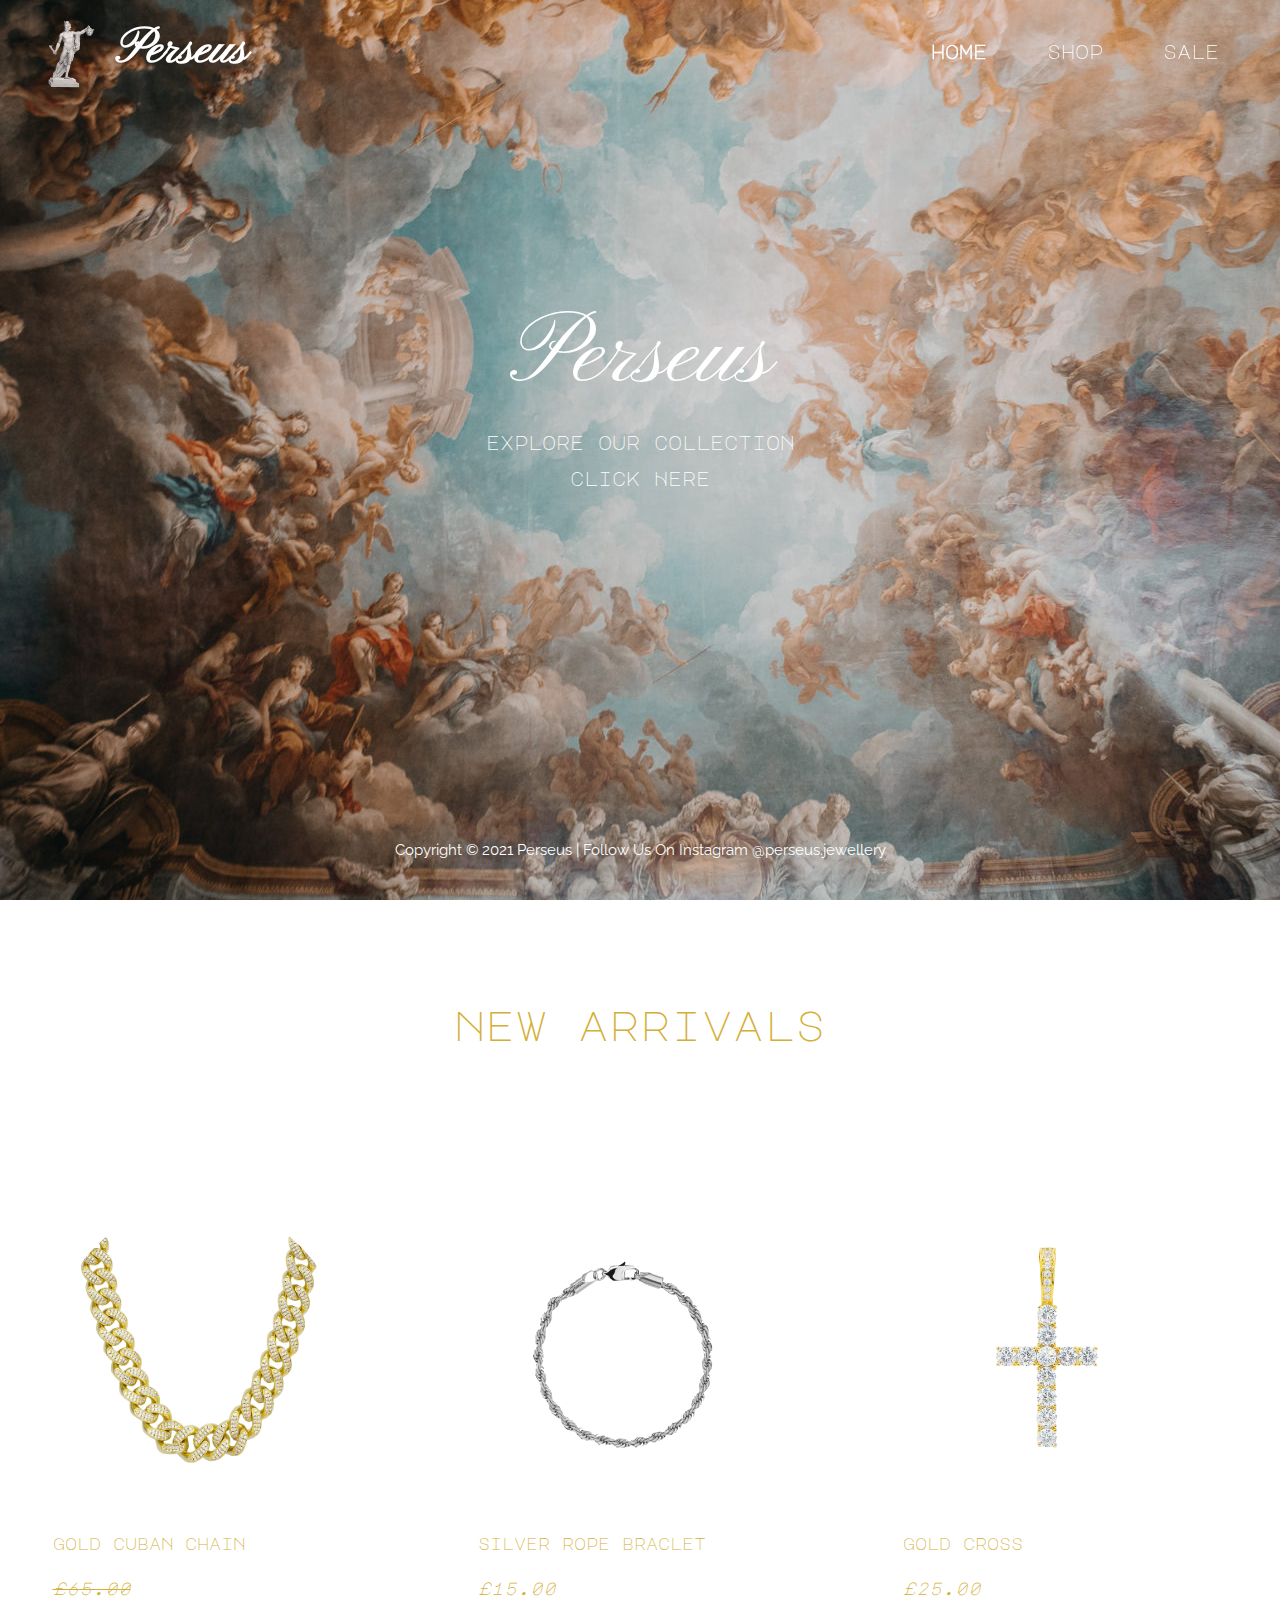
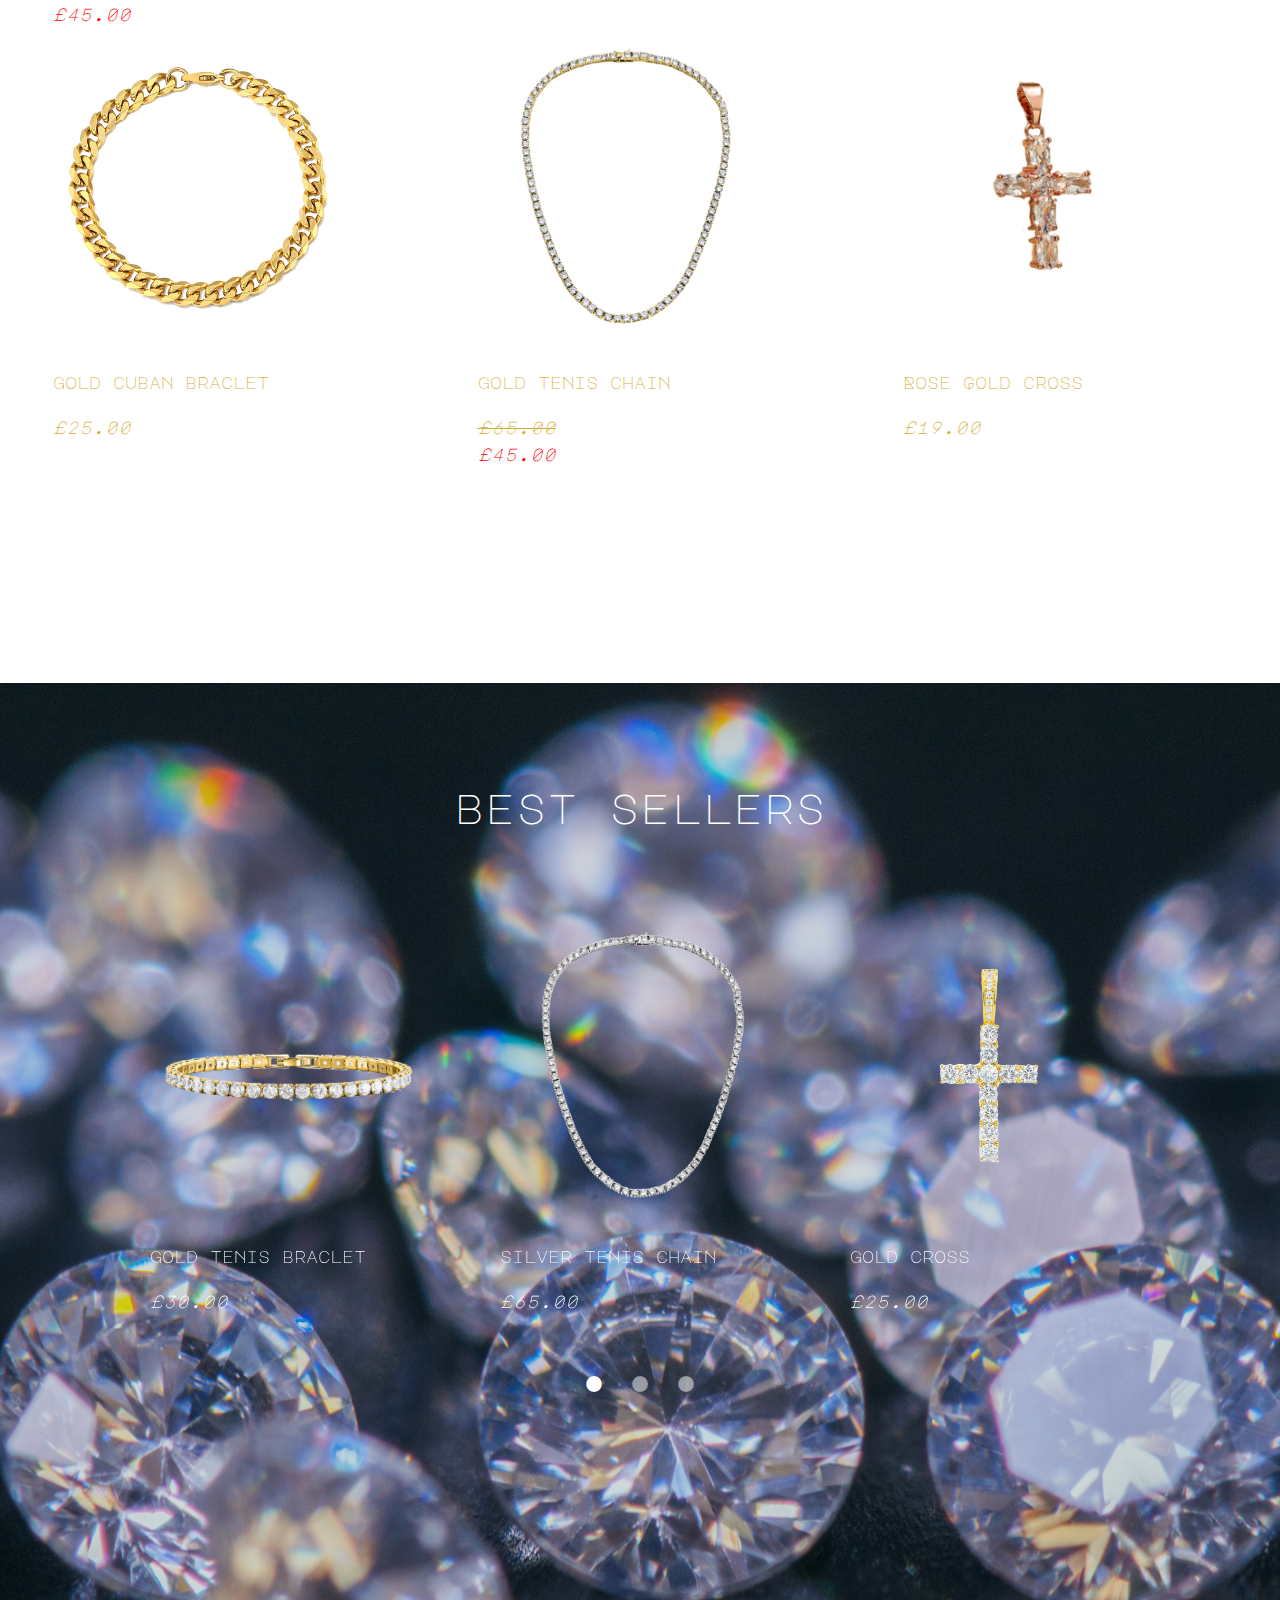
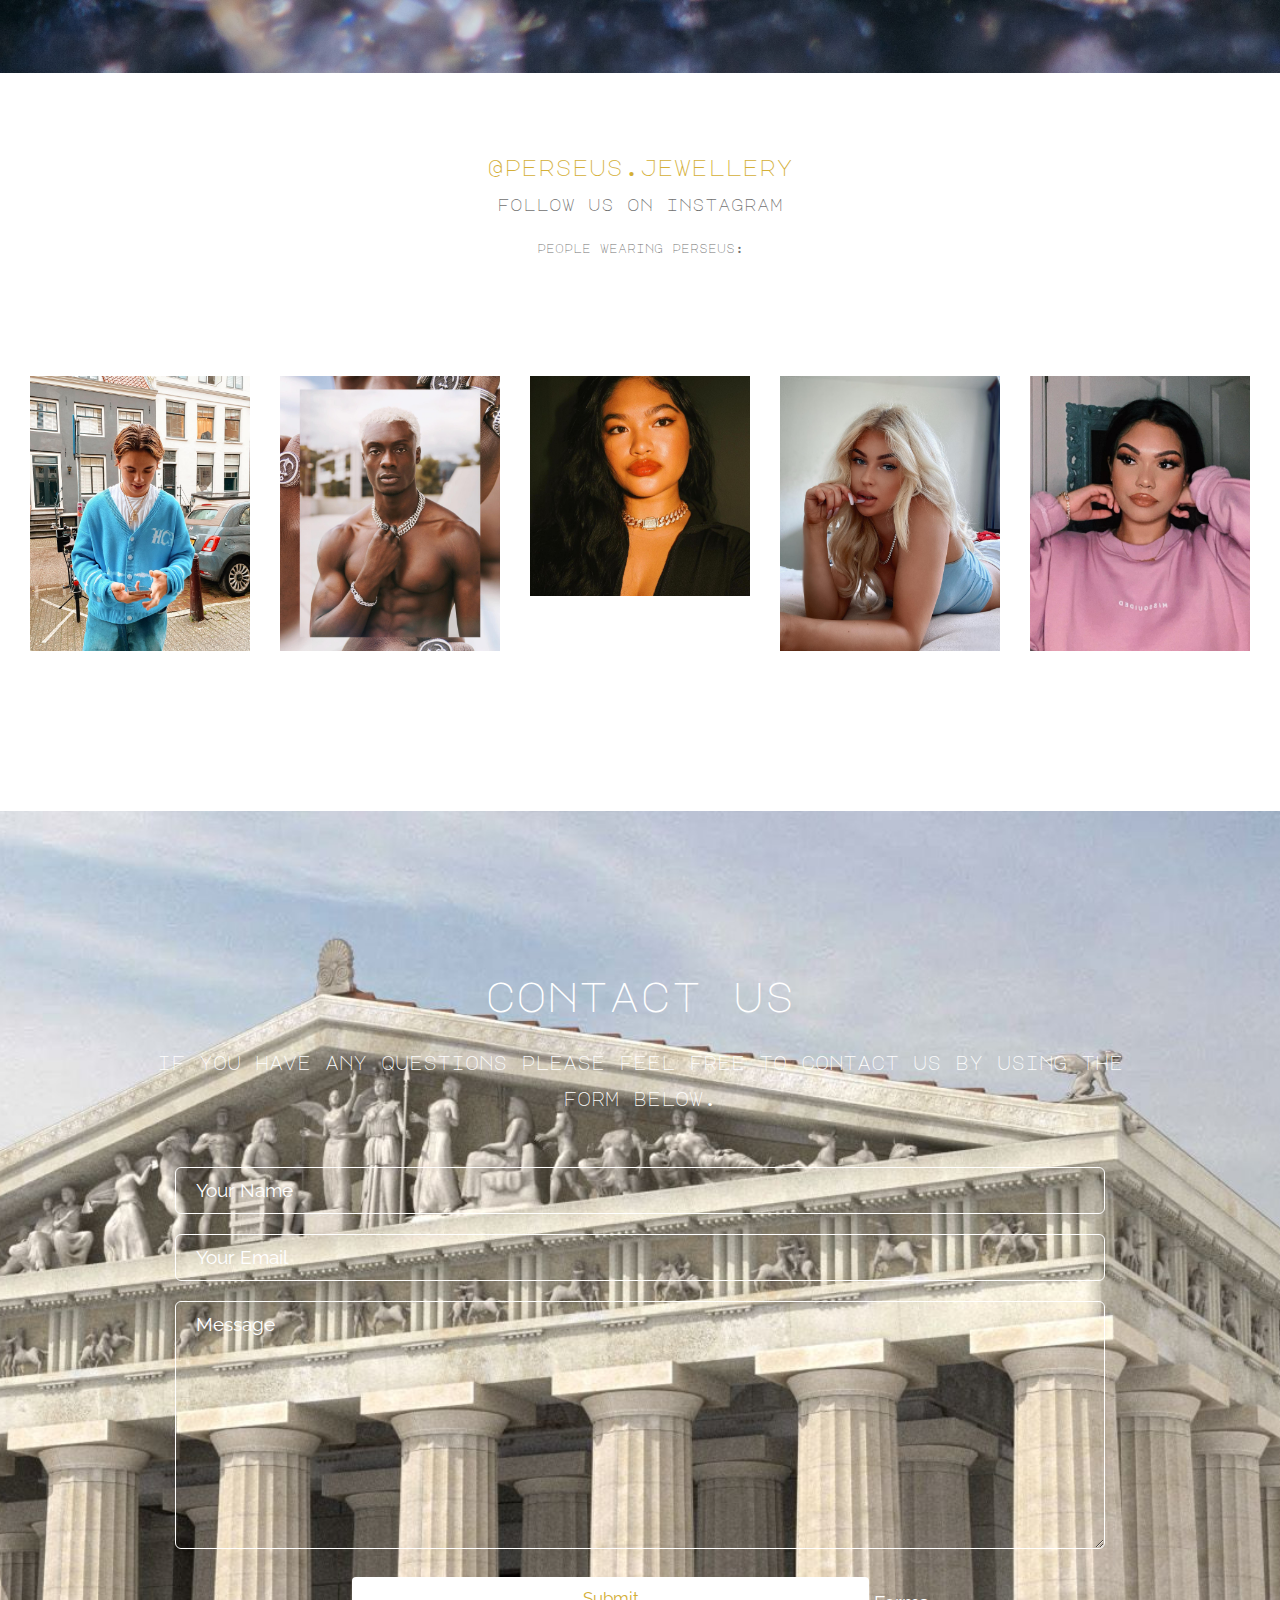
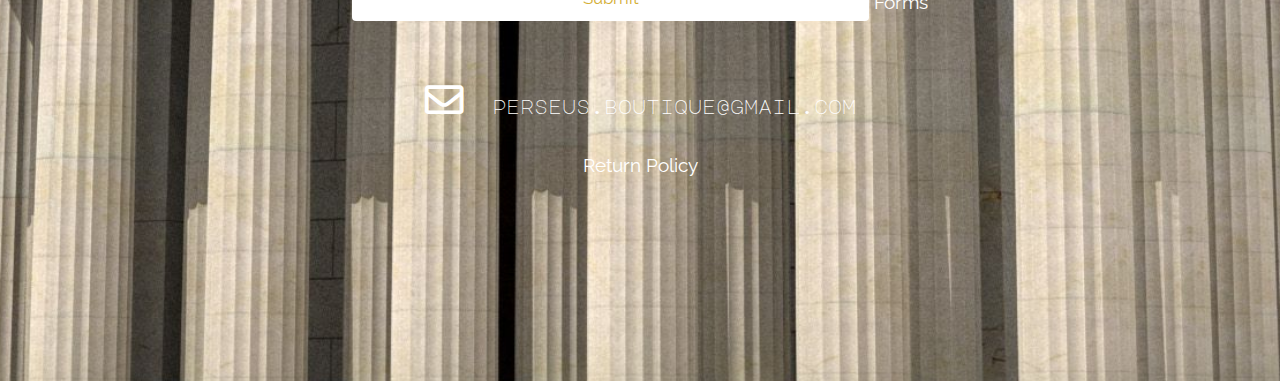
<file: index.html>
<!DOCTYPE html>
<html lang="en">
  <head>
    <meta charset="UTF-8" />
    <meta name="viewport" content="width=device-width, initial-scale=1.0" />
    <meta http-equiv="X-UA-Compatible" content="ie=edge" />
    <title>Perseus</title>
    <link rel="shortcut icon" type="image/png" href="img/favicon.png"/>
    <link rel="stylesheet" href="fontawesome-5.5/css/all.min.css" />
    <link rel="stylesheet" href="slick/slick.css">
    <link rel="stylesheet" href="slick/slick-theme.css">
    <link rel="stylesheet" href="magnific-popup/magnific-popup.css">
    <link rel="stylesheet" href="css/bootstrap.min.css" />
    <link rel="stylesheet" href="css/tooplate-infinite-loop.css" />
    <style>img[alt="www.000webhost.com"] {display:none;}</style>

  </head>
  <body>
    <!-- Hero section -->
    <section id="infinite" >
      <!-- Navigation -->
      <nav class="navbar navbar-expand-md tm-navbar">
        <div class="container">
          <div class="tm-next">
             <img src = "img/perseusicon.png" style="width:80px;height:80px;top:20px;"></img>
             <a href="index.html" class="navbar-brand" style="font-family: 'Pinyon Script', cursive;font-size:50px">Perseus</a>
          </div>

          <button class="navbar-toggler" type="button" data-toggle="collapse" data-target="#navbarSupportedContent" aria-controls="navbarSupportedContent" aria-expanded="false" aria-label="Toggle navigation">
            <i class="fas fa-bars navbar-toggler-icon"></i>
          </button>
          <div class="collapse navbar-collapse" id="navbarSupportedContent">
            <ul class="navbar-nav ml-auto">
              <li >
                  <a  href="index.html" style="font-family: 'Major Mono Display', monospace;font-weight:bold;"class="nav-link tm-nav-link">home</a>
              </li>
              <li class="nav-item">
                  <a style="font-family: 'Major Mono Display', monospace;"class="nav-link tm-nav-link" href="shop.html">shop</a>
              </li>

              <li class="nav-item">
                  <a style="font-family: 'Major Mono Display', monospace;"class="nav-link tm-nav-link" href="sale.html">sale</a>
              </li>
              
            </ul>
          </div>
        </div>
      </nav>

      <a href="shop.html"><div class="text-center tm-hero-text-container">
        <div class="tm-hero-text-container-inner">
            <h2 style="font-family: 'Pinyon Script', cursive;font-size:100px">Perseus</h2>
            <p style="font-family: 'Major Mono Display', monospace;">
              explore our collection
              <br>
              click Here
            </p>
        </div>
      </div></a>
    </section>

    <section id="whatwedo" class="tm-section-pad-top">

      <div class="container">

            <div class="row tm-content-box"><!-- first row -->
                <div class="col-lg-12 col-xl-12">
                    <div class="tm-intro-text-container">
                        <center><h2 style="font-family: 'Major Mono Display', monospace;"class="tm-text-primary mb-4 tm-section-title">new arrivals</h2></center>

                    </div>
                </div>

            </div><!-- first row -->
            <div class="mx-auto tm-gallery-container tm-gallery-container-2">
            <div class="row tm-content-box"><!-- second row -->

                <div class="col-lg-4">
                    <div class="tm-intro-text-container">
                      <a href="cuban-chain-iced.html" ><figure class="tm-testimonial-item">
                <img src="img/Items/cubanc1.png" alt="Image" class="img-fluid mx-auto">
                <blockquote style="font-family: 'Major Mono Display', monospace;color:#d4af37;">gold cuban chain</blockquote>
                <figcaption style="font-family: 'Major Mono Display', monospace;color:#d4af37;text-decoration: line-through;">£65.00</figcaption>
						  <figcaption style="font-family: 'Major Mono Display', monospace;color:red;">£45.00</figcaption>
                      </figure></a>
                    </div>
                </div>
                <div class="col-lg-4">
                    <div class="tm-intro-text-container">
                      <a href="rope-braclet-silver.html" ><figure class="tm-testimonial-item">
                <img src="img/Items/ropes.png" alt="Image" class="img-fluid mx-auto">
                <blockquote style="font-family: 'Major Mono Display', monospace;color:#d4af37;">silver rope braclet</blockquote>
                <figcaption style="font-family: 'Major Mono Display', monospace;color:#d4af37;">£15.00</figcaption>
                      </figure></a>
                    </div>
                </div>
                <div class="col-lg-4">
                    <div class="tm-intro-text-container">
                      <a href="pendant-4.html" ><figure class="tm-testimonial-item">
                  <img src="img/Items/p5.png" alt="Image" class="img-fluid mx-auto">
                  <blockquote style="font-family: 'Major Mono Display', monospace;color:#d4af37;">gold cross</blockquote>
                  <figcaption style="font-family: 'Major Mono Display', monospace;color:#d4af37;">£25.00</figcaption>
               
                      </figure></a>
                    </div>
                </div>
                <div class="col-lg-4">
                    <div class="tm-intro-text-container">
                      <a href="cuban-braclet-gold.html" ><figure class="tm-testimonial-item">
                <img src="img/Items/cubanbg.png" alt="Image" class="img-fluid mx-auto">
                <blockquote style="font-family: 'Major Mono Display', monospace;color:#d4af37;">gold cuban braclet</blockquote>
                <figcaption style="font-family: 'Major Mono Display', monospace;color:#d4af37;">£25.00</figcaption>
                      </figure></a>
                    </div>
                </div>
                <div class="col-lg-4">
                    <div class="tm-intro-text-container">
                      <a href="tenis-chain.html" ><figure class="tm-testimonial-item">
                        <img src="img/Items/tenisg.png" alt="Image" class="img-fluid mx-auto">
                        <blockquote style="font-family: 'Major Mono Display', monospace;color:#d4af37;">gold tenis chain</blockquote>
                        <figcaption style="font-family: 'Major Mono Display', monospace;color:#d4af37;text-decoration: line-through;">£65.00</figcaption>
				<figcaption style="font-family: 'Major Mono Display', monospace;color:red;">£45.00</figcaption>
                      </figure></a>
                    </div>
                </div>
                <div class="col-lg-4">
                    <div class="tm-intro-text-container">
                      <a href="pendant-1.html" ><figure class="tm-testimonial-item">
                  <img src="img/Items/p1.png" alt="Image" class="img-fluid mx-auto">
                  <blockquote style="font-family: 'Major Mono Display', monospace;color:#d4af37;">Rose Gold cross </blockquote>
                  <figcaption style="font-family: 'Major Mono Display', monospace;color:#d4af37;">£19.00</figcaption>
                      </figure></a>
                    </div>
                </div>

            </div><!-- second row -->
          </div>

    </section>

    <section id="testimonials" class="tm-section-pad-top tm-parallax-2">
      <div class="container tm-testimonials-content">
        <div class="row">
          <div class="col-lg-12 tm-content-box">
            <h2 class="text-white text-center mb-4 tm-section-title"style="font-family: 'Major Mono Display', monospace;">best sellers</h2>

            <div class="mx-auto tm-gallery-container tm-gallery-container-2">
              <div class="tm-testimonials-carousel">
                <a href="tenis-braclet.html" ><figure class="tm-testimonial-item">
                        <img src="img/Items/Tenis1.png" alt="Image" class="img-fluid mx-auto">
                        <blockquote style="font-family: 'Major Mono Display', monospace;">gold tenis braclet</blockquote>
                        <figcaption style="font-family: 'Major Mono Display', monospace;">£30.00</figcaption>
                </figure></a>
                <a href="tenis-chain-silver.html" ><figure class="tm-testimonial-item">
                        <img src="img/Items/teniss.png" alt="Image" class="img-fluid mx-auto">
                        <blockquote style="font-family: 'Major Mono Display', monospace;">silver tenis chain</blockquote>
                        <figcaption style="font-family: 'Major Mono Display', monospace;">£65.00</figcaption>
                </figure></a>

                <a href="pendant-4.html" ><figure class="tm-testimonial-item">
                  <img src="img/Items/p5.png" alt="Image" class="img-fluid mx-auto">
                  <blockquote style="font-family: 'Major Mono Display', monospace;">gold cross</blockquote>
                  <figcaption style="font-family: 'Major Mono Display', monospace;">£25.00</figcaption>
                </figure></a>

                <a href="rope-chain.html" ><figure class="tm-testimonial-item">
                <img src="img/Items/ropegc.png" alt="Image" class="img-fluid mx-auto">
                <blockquote style="font-family: 'Major Mono Display', monospace;">gold rope chain</blockquote>
                <figcaption style="font-family: 'Major Mono Display', monospace;">£35.00</figcaption>
              </figure></a>

                <a href="cuban-braclet-silver-iced.html" ><figure class="tm-testimonial-item">
                <img src="img/Items/cuban2.png" alt="Image" class="img-fluid mx-auto">
                <blockquote style="font-family: 'Major Mono Display', monospace;">silver cuban braclet</blockquote>
                <figcaption style="font-family: 'Major Mono Display', monospace;">£35.00</figcaption>
              </figure></a>

                

              </div>
            </div>
          </div>
        </div>
      </div>
      <div class="tm-bg-overlay"></div>
    </section>


    <section id="gallery" class="tm-section-pad-top">
		<div class="row">
          <div class="text-center col-12">
			  <a href="https://www.instagram.com/perseus.jewellery/"><h2 class="text-center "style="font-family: 'Major Mono Display', monospace;color:#d4af37;font-size:23px">@perseus.jewellery</h2></a>
              
              <p style="font-family: 'Major Mono Display', monospace;font-size: 17px;" class="mx-auto tm-section-desc">
                follow us on instagram
				 
              </p>
			  <p style="font-family: 'Major Mono Display', monospace;font-size: 12px;" class="mx-auto tm-section-desc">
                people wearing perseus:
				 
              </p>
          </div>
        </div>
      <div class="container tm-container-gallery">
        
        <div class="row">
            <div class="col-12">
                <div class="mx-auto tm-gallery-container">
                    <div class="grid tm-gallery">

                        <figure class="effect-honey tm-gallery-item">
                          <img src="img/1.jpeg" alt="Image 1" class="img-fluid">
                          <figcaption>
                            <h2><i>@someuser <span> cuban chain</span></i></h2>
                          </figcaption>
                        </figure>

                        <figure class="effect-honey tm-gallery-item">
                          <img src="img/2.jpeg" alt="Image 2" class="img-fluid">
                          <figcaption>
                            <h2><i>@someuser <span> tenis chain</span></i></h2>
                          </figcaption>
                        </figure>

                        <figure class="effect-honey tm-gallery-item">
                          <img src="img/3.jpeg" class="img-fluid">
                         <figcaption>
                            <h2><i>@someuser <span> cuban chain</span></i></h2>
                          </figcaption>
                        </figure>
                        

                        <figure class="effect-honey tm-gallery-item">
                          <img src="img/4.jpeg" alt="Image 4" class="img-fluid">
                          <figcaption>
                            <h2><i>@someuser <span> cuban chain</span></i></h2>
                          </figcaption>
                        </figure>

                        <figure class="effect-honey tm-gallery-item">
                          <img src="img/5.jpeg" alt="Image 5" class="img-fluid">
                          <figcaption>
                            <h2><i>@someuser <span> tenis chain</span></i></h2>
                          </figcaption>
                        </figure>

                        <figure class="effect-honey tm-gallery-item">
                          <img src="img/6.jpeg" alt="Image 6" class="img-fluid">
                          <figcaption>
                            <h2><i>@someuser <span> cuban chain & braclet</span></i></h2>
                          </figcaption>
                        </figure>
						<figure class="effect-honey tm-gallery-item">
                          <img src="img/1.jpeg" alt="Image 1" class="img-fluid">
                          <figcaption>
                            <h2><i>@someuser <span> cuban chain</span></i></h2>
                          </figcaption>
                        </figure>

                        <figure class="effect-honey tm-gallery-item">
                          <img src="img/2.jpeg" alt="Image 2" class="img-fluid">
                          <figcaption>
                            <h2><i>@someuser <span> tenis chain</span></i></h2>
                          </figcaption>
                        </figure>

                        <figure class="effect-honey tm-gallery-item">
                          <img src="img/3.jpeg" class="img-fluid">
                         <figcaption>
                            <h2><i>@someuser <span> cuban chain</span></i></h2>
                          </figcaption>
                        </figure>
                        

                        <figure class="effect-honey tm-gallery-item">
                          <img src="img/4.jpeg" alt="Image 4" class="img-fluid">
                          <figcaption>
                            <h2><i>@someuser <span> cuban chain</span></i></h2>
                          </figcaption>
                        </figure>

                        <figure class="effect-honey tm-gallery-item">
                          <img src="img/5.jpeg" alt="Image 5" class="img-fluid">
                          <figcaption>
                            <h2><i>@someuser <span> tenis chain</span></i></h2>
                          </figcaption>
                        </figure>

                        <figure class="effect-honey tm-gallery-item">
                          <img src="img/6.jpeg" alt="Image 6" class="img-fluid">
                          <figcaption>
                            <h2><i>@someuser <span> cuban chain & braclet</span></i></h2>
                          </figcaption>
                        </figure>
						</div>
                    </div>
                </div>
            </div>
          </div>
      </div>
    </section>

    <!-- Contact -->
    <section id="contact" class="tm-section-pad-top tm-parallax-2">
      <div class="tm-section-pad-top">
      <div class="container tm-container-contact">


        <div class="row">


          <div class="text-center col-12">
              <h2 style="font-family: 'Major Mono Display', monospace;" class="tm-section-title mb-4">contact us</h2>
              <p style="font-family: 'Major Mono Display', monospace;" class="mb-5">
                if you have any questions please feel free to contact us by using the form below.
              </p>
            <div class="contact-item"></div>

              <form action="//submit.form" id="ContactUs100" method="post" onsubmit="return ValidateForm(this);">
              <script type="text/javascript">
              function ValidateForm(frm) {
              if (frm.Name.value == "") { alert('Name is required.'); frm.Name.focus(); return false; }
              if (frm.FromEmailAddress.value == "") { alert('Email address is required.'); frm.FromEmailAddress.focus(); return false; }
              if (frm.FromEmailAddress.value.indexOf("@") < 1 || frm.FromEmailAddress.value.indexOf(".") < 1) { alert('Please enter a valid email address.'); frm.FromEmailAddress.focus(); return false; }
              if (frm.Comments.value == "") { alert('Please enter comments or questions.'); frm.Comments.focus(); return false; }
              return true; }
              </script>
              <input name="Name" type="text" placeholder="Your Name" class="tm-input" required />
              <input  name="FromEmailAddress" type="email" placeholder="Your Email" class="tm-input" required />
              <textarea name="Comments" rows="8" placeholder="Message" class="tm-input" required></textarea>
              <button type="submit" class="btn tm-btn-submit">Submit</button>
              <a style="position: relative;top:-25px;"href="https://www.100forms.com" id="lnk100" title="form to email">Forms</a>
              <script src="https://www.100forms.com/js/FORMKEY:NPE5XQGLLQJG/SEND:perseus.boutique@gmail.com" type="text/javascript"></script>
              </td> </tr>
              </table>
              </form>

            <div class="text-center col-12">
              <a rel="nofollow" href="mailto:perseus.boutique@gmail.com" >
                  <i class="far fa-2x fa-envelope mr-4"></i>
                  <span class="mb-0" style="font-family: 'Major Mono Display', monospace;">perseus.boutique@gmail.com</span>
              </a>
              <br></br>
		  		<a href="return.html" >Return Policy</a>

            </div>
          </div>





      </div><!-- row ending -->

    </div>
    </div>

      <footer class="text-center small tm-footer">
        <p class="mb-0">
        Copyright &copy; 2021 Perseus | Follow Us On Instagram

      <a  href="https://www.instagram.com/perseus.jewellery/" >@perseus.jewellery</a></p>
      </footer>
      <br></br>

  </section>

    <script src="js/jquery-1.9.1.min.js"></script>
    <script src="slick/slick.min.js"></script>
    <script src="magnific-popup/jquery.magnific-popup.min.js"></script>
    <script src="js/easing.min.js"></script>
    <script src="js/jquery.singlePageNav.min.js"></script>
    <script src="js/bootstrap.min.js"></script>
    <script>

      function getOffSet(){
        var _offset = 450;
        var windowHeight = window.innerHeight;

        if(windowHeight > 500) {
          _offset = 400;
        }
        if(windowHeight > 680) {
          _offset = 300
        }
        if(windowHeight > 830) {
          _offset = 210;
        }

        return _offset;
      }

      function setParallaxPosition($doc, multiplier, $object){
        var offset = getOffSet();
        var from_top = $doc.scrollTop(),
          bg_css = 'center ' +(multiplier * from_top - offset) + 'px';
        $object.css({"background-position" : bg_css });
      }

      // Parallax function
      // Adapted based on https://codepen.io/roborich/pen/wpAsm
      var background_image_parallax = function($object, multiplier, forceSet){
        multiplier = typeof multiplier !== 'undefined' ? multiplier : 0.5;
        multiplier = 1 - multiplier;
        var $doc = $(document);
        // $object.css({"background-attatchment" : "fixed"});

        if(forceSet) {
          setParallaxPosition($doc, multiplier, $object);
        } else {
          $(window).scroll(function(){
            setParallaxPosition($doc, multiplier, $object);
          });
        }
      };

      var background_image_parallax_2 = function($object, multiplier){
        multiplier = typeof multiplier !== 'undefined' ? multiplier : 0.5;
        multiplier = 1 - multiplier;
        var $doc = $(document);
        $object.css({"background-attachment" : "fixed"});

        $(window).scroll(function(){
          if($(window).width() > 768) {
            var firstTop = $object.offset().top,
                pos = $(window).scrollTop(),
                yPos = Math.round((multiplier * (firstTop - pos)) - 186);

            var bg_css = 'center ' + yPos + 'px';

            $object.css({"background-position" : bg_css });
          } else {
            $object.css({"background-position" : "center" });
          }
        });
      };

      $(function(){


        // Handle window resize
        window.addEventListener('resize', function(){
          background_image_parallax($(".tm-parallax"), 0.30, true);
        }, true);

        // Detect window scroll and update navbar
        $(window).scroll(function(e){
          if($(document).scrollTop() > 120) {
            $('.tm-navbar').addClass("scroll");
          } else {
            $('.tm-navbar').removeClass("scroll");
          }
        });

        // Close mobile menu after click
        $('#tmNav a').on('click', function(){
          $('.navbar-collapse').removeClass('show');
        })

        // Scroll to corresponding section with animation
        $('#tmNav').singlePageNav({
          'easing': 'easeInOutExpo',
          'speed': 600
        });

        // Add smooth scrolling to all links
        // https://www.w3schools.com/howto/howto_css_smooth_scroll.asp
        $("a").on('click', function(event) {
          if (this.hash !== "") {
            event.preventDefault();
            var hash = this.hash;

            $('html, body').animate({
              scrollTop: $(hash).offset().top
            }, 600, 'easeInOutExpo', function(){
              window.location.hash = hash;
            });
          } // End if
        });

        // Pop up
        $('.tm-gallery').magnificPopup({
          delegate: 'a',
          type: 'image',
          gallery: { enabled: true }
        });

        $('.tm-testimonials-carousel').slick({
          dots: true,
          prevArrow: false,
          nextArrow: false,
          infinite: false,
          slidesToShow: 3,
          slidesToScroll: 1,
          responsive: [
            {
              breakpoint: 992,
              settings: {
                slidesToShow: 2
              }
            },
            {
              breakpoint: 768,
              settings: {
                slidesToShow: 2
              }
            },
            {
              breakpoint: 480,
              settings: {
                  slidesToShow: 1
              }
            }
          ]
        });

        // Gallery
        $('.tm-gallery').slick({
          dots: false,
          infinite: true,
          //slidesToShow: 5,
          //slidesToScroll: 2,
          responsive: [
          {
            breakpoint: 1199,
            settings: {
              //slidesToShow: 4,
              //slidesToScroll: 2
            }
          },
          {
            breakpoint: 991,
            settings: {
              //slidesToShow: 3,
              //slidesToScroll: 2
            }
          },
          {
            breakpoint: 767,
            settings: {
              //slidesToShow: 2,
              //slidesToScroll: 1
            }
          },
          {
            breakpoint: 480,
            settings: {
              //slidesToShow: 1,
              //slidesToScroll: 1
            }
          }
        ]
        });
      });
    </script>
  </body>
</html>
</file>
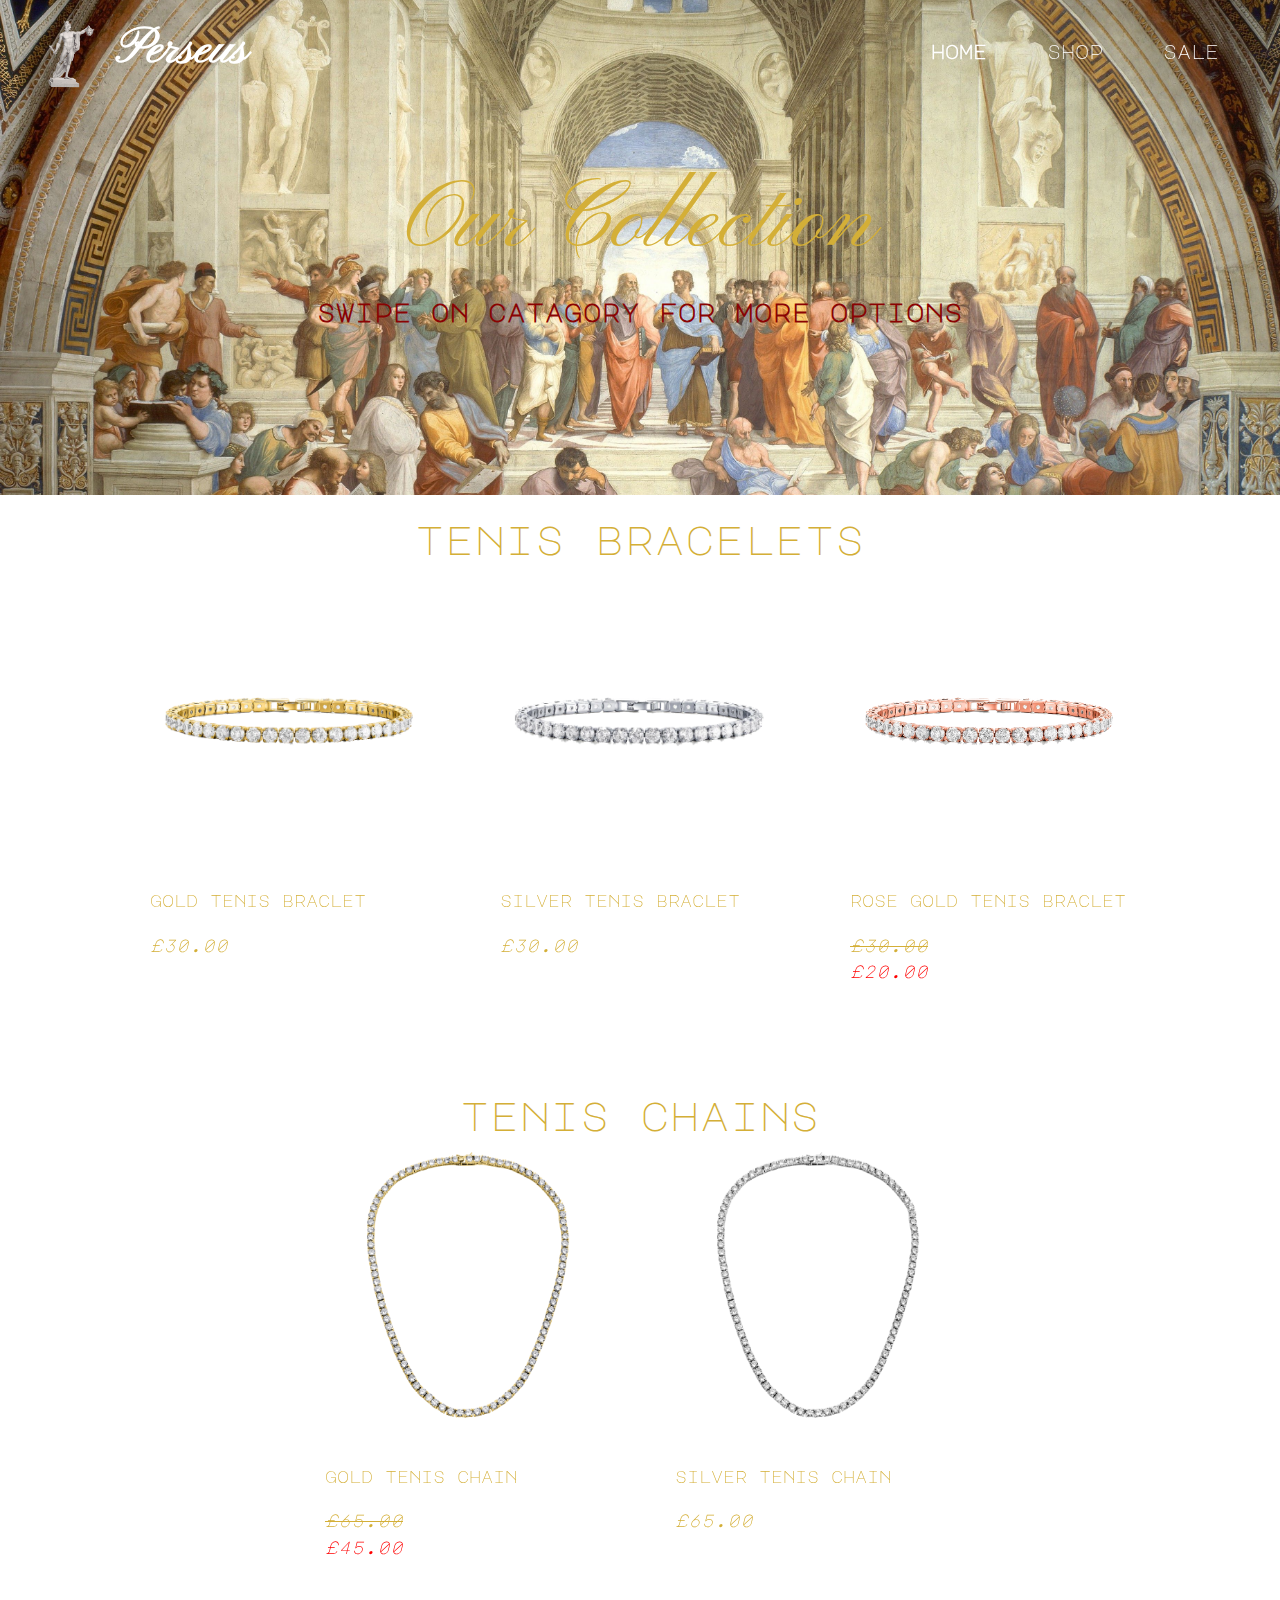
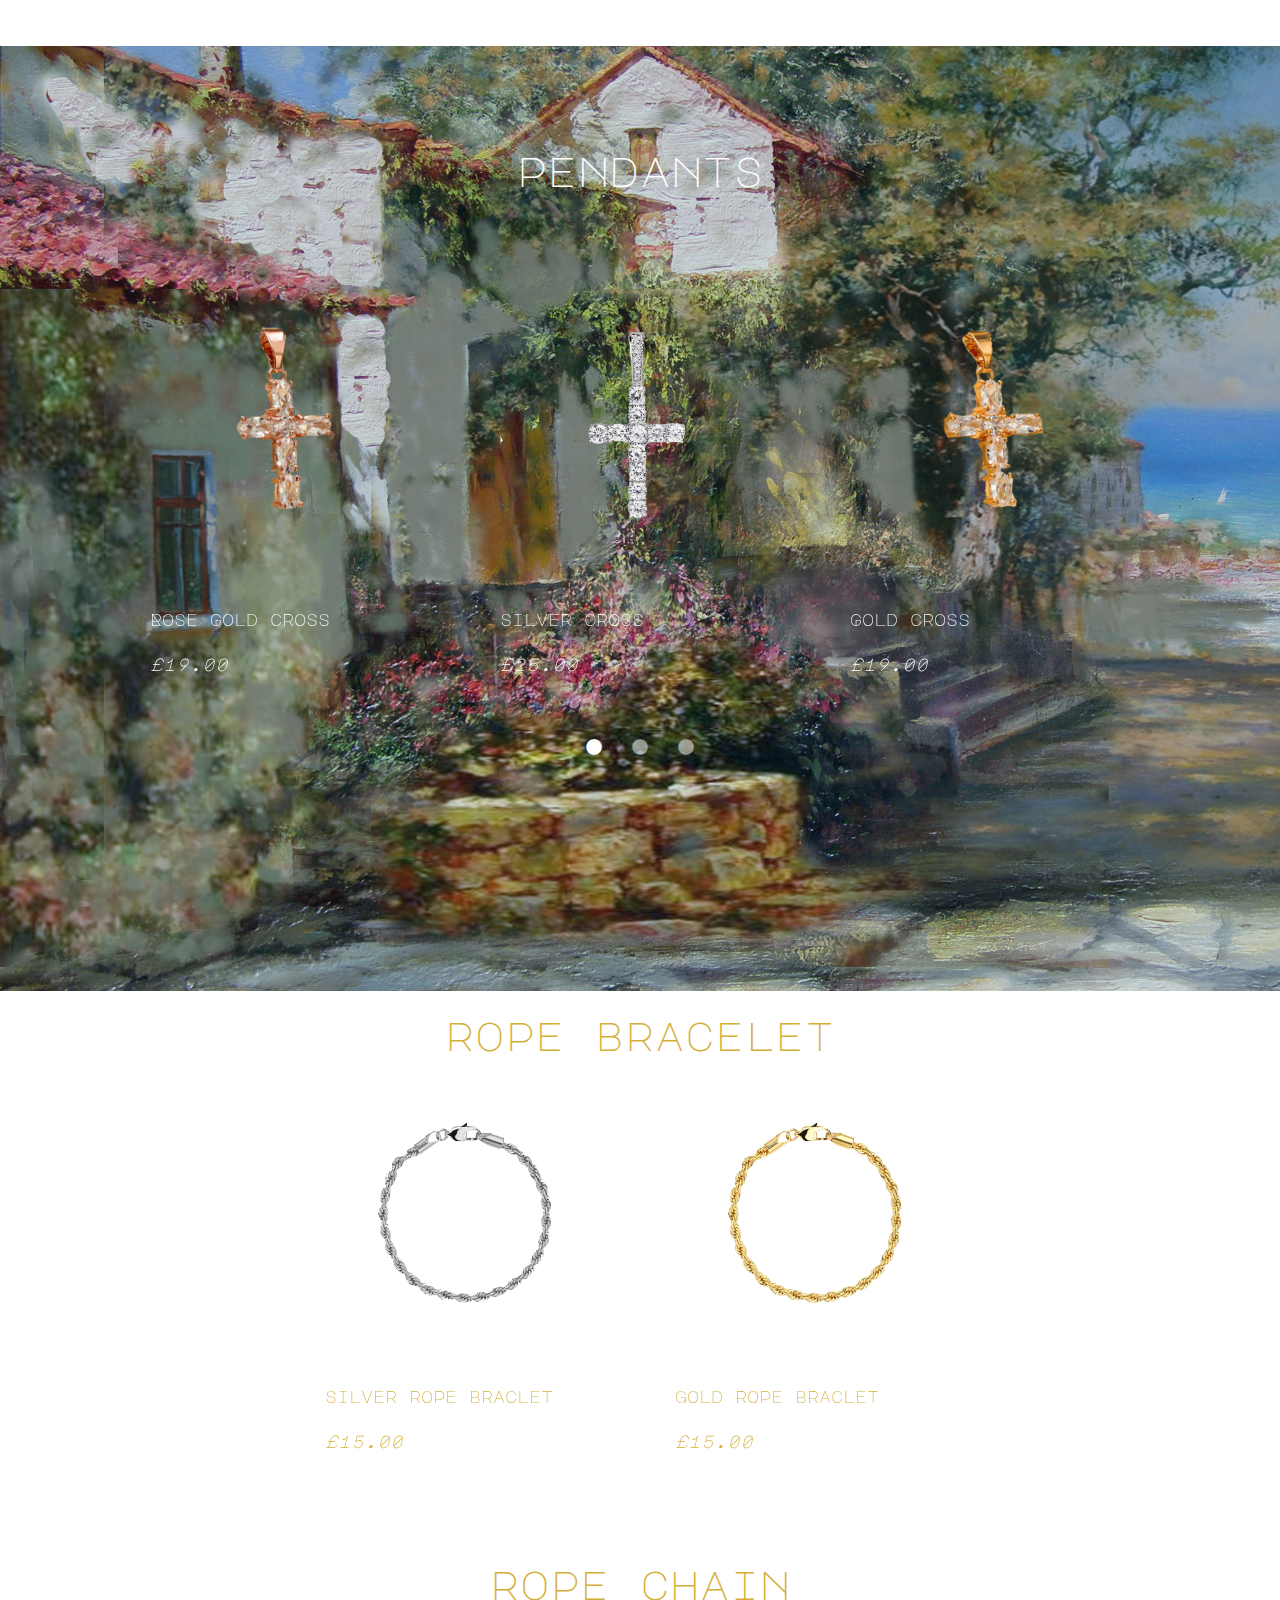
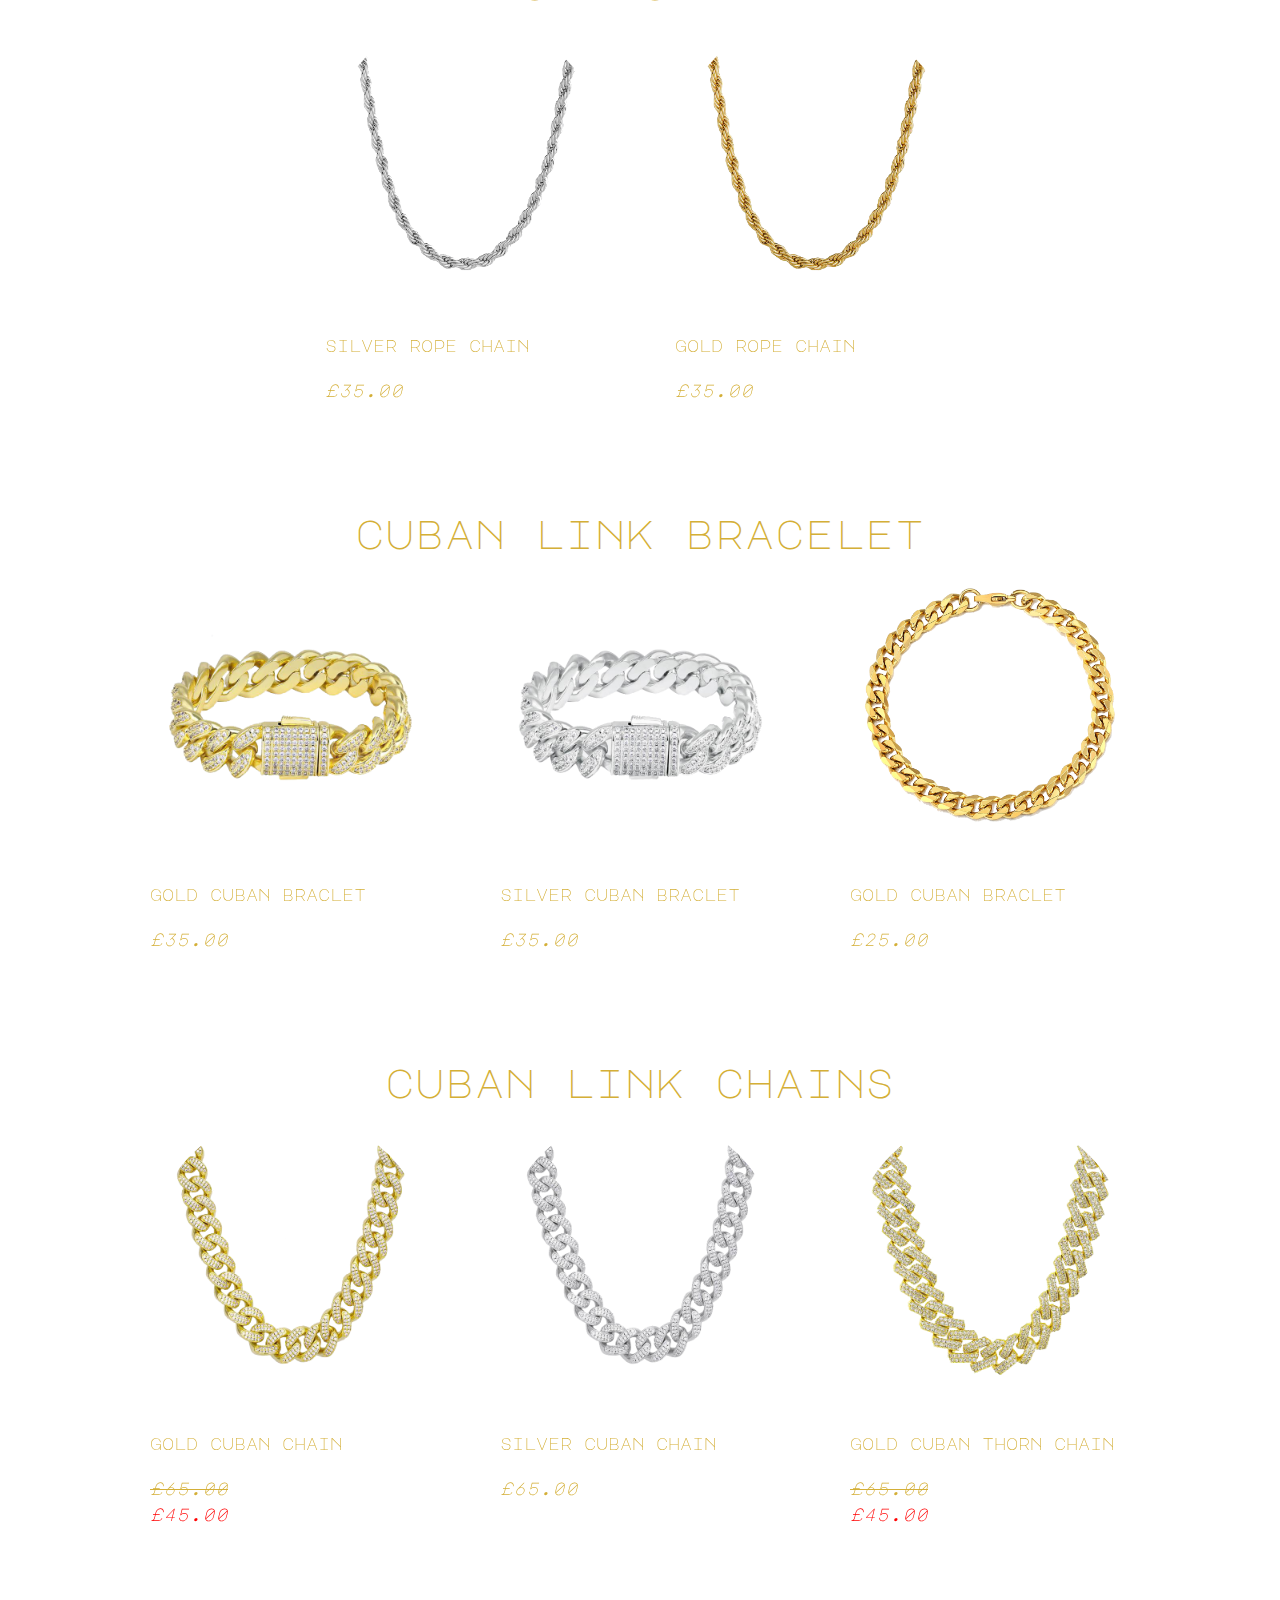
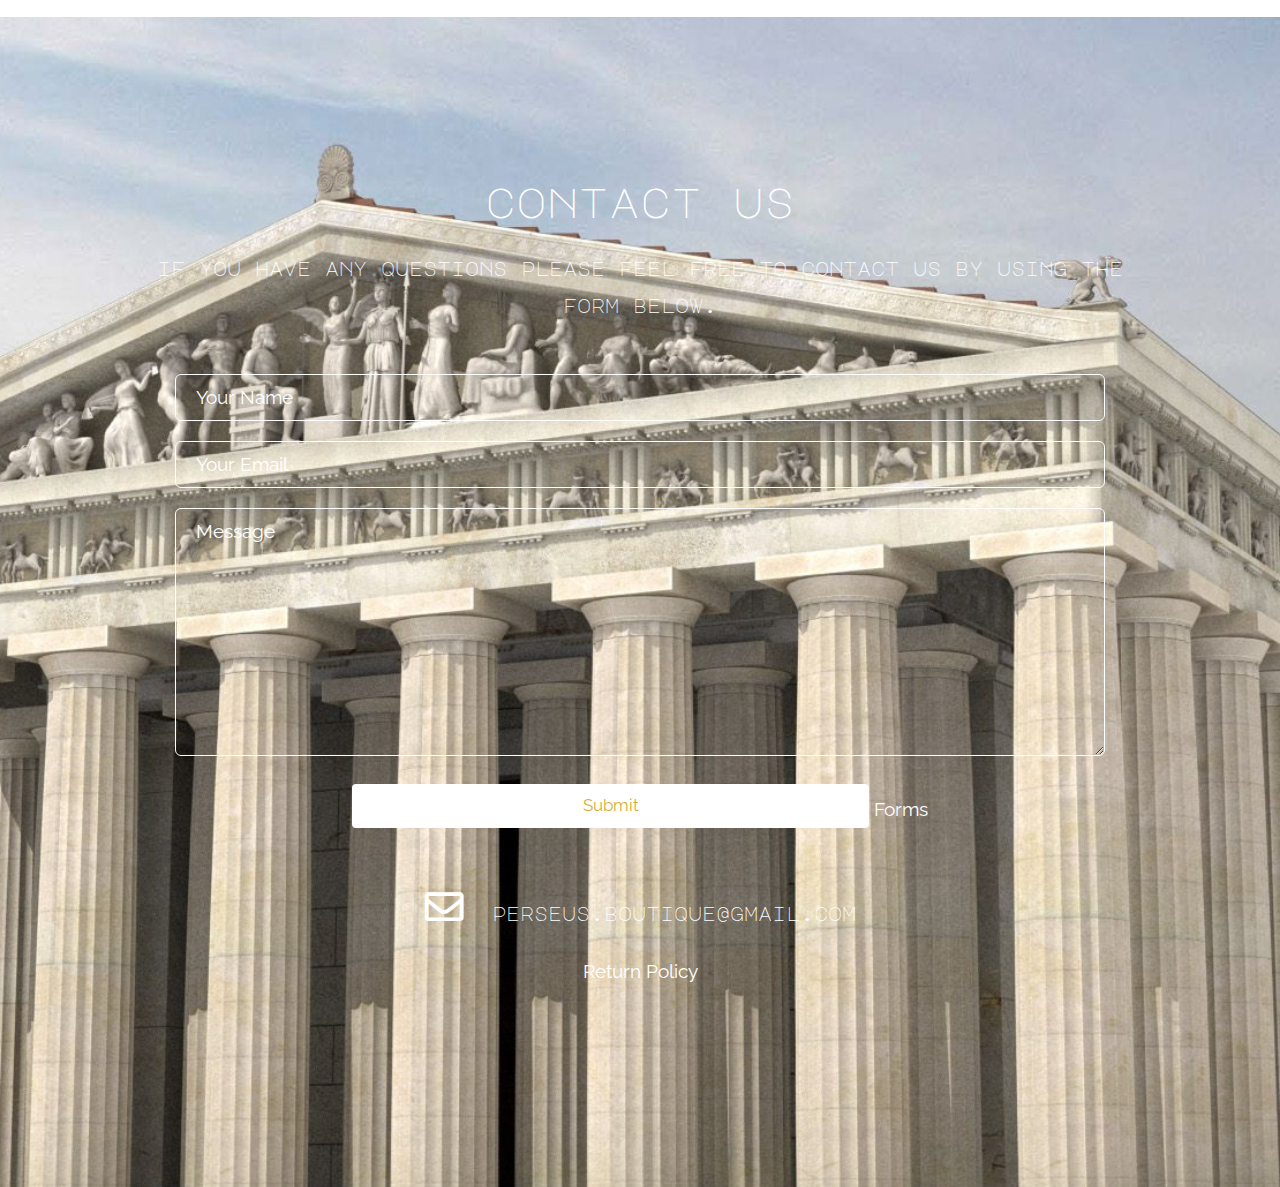
<file: shop.html>
<!DOCTYPE html>
<html lang="en">
  <head>
    <meta charset="UTF-8" />
    <meta name="viewport" content="width=device-width, initial-scale=1.0" />
    <meta http-equiv="X-UA-Compatible" content="ie=edge" />
    <title>Perseus</title>
    <link rel="shortcut icon" type="image/png" href="img/favicon.png"/>
    <link rel="stylesheet" href="fontawesome-5.5/css/all.min.css" />
    <link rel="stylesheet" href="slick/slick.css">
    <link rel="stylesheet" href="slick/slick-theme.css">
    <link rel="stylesheet" href="magnific-popup/magnific-popup.css">
    <link rel="stylesheet" href="css/bootstrap.min.css" />
    <link rel="stylesheet" href="css/tooplate-infinite-loop.css" />
    <style>img[alt="www.000webhost.com"] {display:none;}</style>

  </head>
  <body>
    <!-- Hero section -->
    <section id="shop" >
      <!-- Navigation -->
      <nav class="navbar navbar-expand-md tm-navbar">
        <div class="container">
          <div class="tm-next">
             <img src = "img/perseusicon.png" style="width:80px;height:80px;top:20px;"></img>
             <a href="index.html" class="navbar-brand" style="font-family: 'Pinyon Script', cursive;font-size:50px">Perseus</a>
          </div>

          <button class="navbar-toggler" type="button" data-toggle="collapse" data-target="#navbarSupportedContent" aria-controls="navbarSupportedContent" aria-expanded="false" aria-label="Toggle navigation">
            <i class="fas fa-bars navbar-toggler-icon"></i>
          </button>
          <div class="collapse navbar-collapse" id="navbarSupportedContent">
            <ul class="navbar-nav ml-auto">
              <li >
                  <a  href="index.html" style="font-family: 'Major Mono Display', monospace;font-weight:bold;"class="nav-link tm-nav-link">home</a>
              </li>
              <li class="nav-item">
                  <a style="font-family: 'Major Mono Display', monospace;"class="nav-link tm-nav-link" href="shop.html">shop</a>
              </li>

              <li class="nav-item">
                  <a style="font-family: 'Major Mono Display', monospace;"class="nav-link tm-nav-link" href="sale.html">sale</a>
              </li>
            </ul>
          </div>
        </div>
      </nav>

      <a><div class="text-center tm-hero-text-container">
        <div class="tm-hero-text-container-inner">
          <br></br>
          <br></br>
          <h2 style="font-family: 'Pinyon Script', cursive;font-size:95px;color:#d4af37;">Our Collection</h2>
          <p style="font-family: 'Major Mono Display', monospace;font-size:25px;font-weight: 900;color:#8A0303">
            swipe on catagory for more options

          </p>
        </div>
      </div></a>
    </section>

    <!--<section id="whatwedo" class="tm-section-pad-top">-->


            <!--<div class="mx-auto tm-gallery-container tm-gallery-container-2">-->
            <div class="container tm-testimonials-content">
              <div class="row">
                <div class="col-lg-12 tm-content-box">
                  <h2 class="text-center "style="font-family: 'Major Mono Display', monospace;color:#d4af37;font-size:40px">tenis bracelets</h2>
                    <div class="tm-testimonials-carousel">
                      <a href="tenis-braclet.html" ><figure class="tm-testimonial-item">
                        <img src="img/Items/Tenis1.png" alt="Image" class="img-fluid mx-auto">
                        <blockquote style="font-family: 'Major Mono Display', monospace;color:#d4af37;">gold tenis braclet</blockquote>
                        <figcaption style="font-family: 'Major Mono Display', monospace;color:#d4af37;">£30.00</figcaption>
                      </figure></a>
                      <a href="tenis-braclet-silver.html" ><figure class="tm-testimonial-item">
                        <img src="img/Items/Tenis2.png" alt="Image" class="img-fluid mx-auto">
                        <blockquote style="font-family: 'Major Mono Display', monospace;color:#d4af37;">silver tenis braclet</blockquote>
                        <figcaption style="font-family: 'Major Mono Display', monospace;color:#d4af37;">£30.00</figcaption>
                      </figure></a>

                      <a href="tenis-braclet-rose.html" ><figure class="tm-testimonial-item">
                        <img src="img/Items/Tenis3.png" alt="Image" class="img-fluid mx-auto">
                        <blockquote style="font-family: 'Major Mono Display', monospace;color:#d4af37;">rose gold tenis braclet</blockquote>
                        <figcaption style="font-family: 'Major Mono Display', monospace;color:#d4af37;text-decoration: line-through;">£30.00</figcaption>
				<figcaption style="font-family: 'Major Mono Display', monospace;color:red;">£20.00</figcaption>
                      </figure></a>
                    </div>
                  </div>
                </div>
              </div>
            </div>


            <div class="container tm-testimonials-content">
              <div class="row">
                <div class="col-lg-12 tm-content-box">
                  <h2 class="text-center "style="font-family: 'Major Mono Display', monospace;color:#d4af37;font-size:40px">tenis chains</h2>
                    <div class="tm-testimonials-carousel">
                      
                      <a href="tenis-chain.html" ><figure class="tm-testimonial-item">
                        <img src="img/Items/tenisg.png" alt="Image" class="img-fluid mx-auto">
                        <blockquote style="font-family: 'Major Mono Display', monospace;color:#d4af37;">gold tenis chain</blockquote>
                        <figcaption style="font-family: 'Major Mono Display', monospace;color:#d4af37;text-decoration: line-through;">£65.00</figcaption>
				<figcaption style="font-family: 'Major Mono Display', monospace;color:red;">£45.00</figcaption>
                      </figure></a>

                      <a href="tenis-chain-silver.html" ><figure class="tm-testimonial-item">
                        <img src="img/Items/teniss.png" alt="Image" class="img-fluid mx-auto">
                        <blockquote style="font-family: 'Major Mono Display', monospace;color:#d4af37;">silver tenis chain</blockquote>
                        <figcaption style="font-family: 'Major Mono Display', monospace;color:#d4af37;">£65.00</figcaption>
                      </figure></a>
                    </div>
                  </div>
                </div>
              </div>
            </div>


    <section id="shop2" class="tm-section-pad-top tm-parallax-2">
      <div class="container tm-testimonials-content">
        <div class="row">
          <div class="col-lg-12 tm-content-box">
            <h2 class="text-white text-center mb-4 tm-section-title"style="font-family: 'Major Mono Display', monospace;">pendants</h2>

            <div class="mx-auto tm-gallery-container tm-gallery-container-2">
              <div class="tm-testimonials-carousel">
                <a href="pendant-1.html" ><figure class="tm-testimonial-item">
                  <img src="img/Items/p1.png" alt="Image" class="img-fluid mx-auto">
                  <blockquote style="font-family: 'Major Mono Display', monospace;">Rose Gold cross </blockquote>
                  <figcaption style="font-family: 'Major Mono Display', monospace;">£19.00</figcaption>
                </figure></a>
                <a href="pendant-2.html" ><figure class="tm-testimonial-item">
                  <img src="img/Items/p2.png" alt="Image" class="img-fluid mx-auto">
                  <blockquote style="font-family: 'Major Mono Display', monospace;">silver cross</blockquote>
                  <figcaption style="font-family: 'Major Mono Display', monospace;">£25.00</figcaption>
                </figure></a>

                

                <a href="pendant-3.html" ><figure class="tm-testimonial-item">
                  <img src="img/Items/p4.png" alt="Image" class="img-fluid mx-auto">
                  <blockquote style="font-family: 'Major Mono Display', monospace;">Gold cross</blockquote>
                  <figcaption style="font-family: 'Major Mono Display', monospace;">£19.00</figcaption>
                </figure></a>

                <a href="pendant-4.html" ><figure class="tm-testimonial-item">
                  <img src="img/Items/p5.png" alt="Image" class="img-fluid mx-auto">
                  <blockquote style="font-family: 'Major Mono Display', monospace;">gold cross</blockquote>
                  <figcaption style="font-family: 'Major Mono Display', monospace;">£25.00</figcaption>
                </figure></a>

                <a href="pendant-5.html" ><figure class="tm-testimonial-item">
                  <img src="img/Items/p6.png" alt="Image" class="img-fluid mx-auto">
                  <blockquote style="font-family: 'Major Mono Display', monospace;">silver cross</blockquote>
                  <figcaption style="font-family: 'Major Mono Display', monospace;">£19.00</figcaption>
                </figure></a>
                

              </div>
            </div>
          </div>
        </div>
      </div>
      <div class="tm-bg-overlay"></div>
    </section>


    <div class="container tm-testimonials-content">
      <div class="row">
        <div class="col-lg-12 tm-content-box">
          <h2 class="text-center "style="font-family: 'Major Mono Display', monospace;color:#d4af37;font-size:40px">rope bracelet</h2>
            <div class="tm-testimonials-carousel">
              <a href="rope-braclet-silver.html" ><figure class="tm-testimonial-item">
                <img src="img/Items/ropes.png" alt="Image" class="img-fluid mx-auto">
                <blockquote style="font-family: 'Major Mono Display', monospace;color:#d4af37;">silver rope braclet</blockquote>
                <figcaption style="font-family: 'Major Mono Display', monospace;color:#d4af37;">£15.00</figcaption>
              </figure></a>
              <a href="rope-braclet-gold.html" ><figure class="tm-testimonial-item">
                <img src="img/Items/ropeg.png" alt="Image" class="img-fluid mx-auto">
                <blockquote style="font-family: 'Major Mono Display', monospace;color:#d4af37;">gold rope braclet</blockquote>
                <figcaption style="font-family: 'Major Mono Display', monospace;color:#d4af37;">£15.00</figcaption>
              </figure></a>


            </div>
          </div>
        </div>
      </div>
    </div>

	<div class="container tm-testimonials-content">
      <div class="row">
        <div class="col-lg-12 tm-content-box">
          <h2 class="text-center "style="font-family: 'Major Mono Display', monospace;color:#d4af37;font-size:40px">rope chain</h2>
            <div class="tm-testimonials-carousel">
              <a href="rope-chain-silver.html" ><figure class="tm-testimonial-item">
                <img src="img/Items/ropesc.png" alt="Image" class="img-fluid mx-auto">
                <blockquote style="font-family: 'Major Mono Display', monospace;color:#d4af37;">silver rope chain</blockquote>
                <figcaption style="font-family: 'Major Mono Display', monospace;color:#d4af37;">£35.00</figcaption>
              </figure></a>
              <a href="rope-chain.html" ><figure class="tm-testimonial-item">
                <img src="img/Items/ropegc.png" alt="Image" class="img-fluid mx-auto">
                <blockquote style="font-family: 'Major Mono Display', monospace;color:#d4af37;">gold rope chain</blockquote>
                <figcaption style="font-family: 'Major Mono Display', monospace;color:#d4af37;">£35.00</figcaption>
              </figure></a>


            </div>
          </div>
        </div>
      </div>
    </div>

    <div class="container tm-testimonials-content">
      <div class="row">
        <div class="col-lg-12 tm-content-box">
          <h2 class="text-center "style="font-family: 'Major Mono Display', monospace;color:#d4af37;font-size:40px">cuban link bracelet</h2>
            <div class="tm-testimonials-carousel">
              <a href="cuban-braclet-gold-iced.html" ><figure class="tm-testimonial-item">
                <img src="img/Items/cuban1.png" alt="Image" class="img-fluid mx-auto">
                <blockquote style="font-family: 'Major Mono Display', monospace;color:#d4af37;">gold cuban braclet</blockquote>
                <figcaption style="font-family: 'Major Mono Display', monospace;color:#d4af37;">£35.00</figcaption>
              </figure></a>

              <a href="cuban-braclet-silver-iced.html" ><figure class="tm-testimonial-item">
                <img src="img/Items/cuban2.png" alt="Image" class="img-fluid mx-auto">
                <blockquote style="font-family: 'Major Mono Display', monospace;color:#d4af37;">silver cuban braclet</blockquote>
                <figcaption style="font-family: 'Major Mono Display', monospace;color:#d4af37;">£35.00</figcaption>
              </figure></a>
			  <a href="cuban-braclet-gold.html" ><figure class="tm-testimonial-item">
                <img src="img/Items/cubanbg.png" alt="Image" class="img-fluid mx-auto">
                <blockquote style="font-family: 'Major Mono Display', monospace;color:#d4af37;">gold cuban braclet</blockquote>
                <figcaption style="font-family: 'Major Mono Display', monospace;color:#d4af37;">£25.00</figcaption>
              </figure></a>

              <a href="cuban-braclet-silver.html" ><figure class="tm-testimonial-item">
                <img src="img/Items/cubanbs.png" alt="Image" class="img-fluid mx-auto">
                <blockquote style="font-family: 'Major Mono Display', monospace;color:#d4af37;">silver cuban braclet</blockquote>
                <figcaption style="font-family: 'Major Mono Display', monospace;color:#d4af37;">£25.00</figcaption>
              </figure></a>
            </div>
          </div>
        </div>
      </div>
    </div>
    <div class="container tm-testimonials-content">
      <div class="row">
        <div class="col-lg-12 tm-content-box">
          <h2 class="text-center "style="font-family: 'Major Mono Display', monospace;color:#d4af37;font-size:40px">cuban link chains</h2>
            <div class="tm-testimonials-carousel">
              <a href="cuban-chain-iced.html" ><figure class="tm-testimonial-item">
                <img src="img/Items/cubanc1.png" alt="Image" class="img-fluid mx-auto">
                <blockquote style="font-family: 'Major Mono Display', monospace;color:#d4af37;">gold cuban chain</blockquote>
                <figcaption style="font-family: 'Major Mono Display', monospace;color:#d4af37;text-decoration: line-through;">£65.00</figcaption>
				<figcaption style="font-family: 'Major Mono Display', monospace;color:red;">£45.00</figcaption>
              </figure></a>

              <a href="cuban-chain-silver-iced.html" ><figure class="tm-testimonial-item">
                <img src="img/Items/cubanc2.png" alt="Image" class="img-fluid mx-auto">
                <blockquote style="font-family: 'Major Mono Display', monospace;color:#d4af37;">silver cuban chain</blockquote>
                <figcaption style="font-family: 'Major Mono Display', monospace;color:#d4af37;">£65.00</figcaption>
              </figure></a>
              <a href="cuban-chain-thorn.html" ><figure class="tm-testimonial-item">
                <img src="img/Items/cubanp.png" alt="Image" class="img-fluid mx-auto">
                <blockquote style="font-family: 'Major Mono Display', monospace;color:#d4af37;">gold cuban thorn chain</blockquote>
                <figcaption style="font-family: 'Major Mono Display', monospace;color:#d4af37;text-decoration: line-through;">£65.00</figcaption>
				<figcaption style="font-family: 'Major Mono Display', monospace;color:red;">£45.00</figcaption>
              </figure></a>

              <a href="cuban-chain-silver-thorn.html" ><figure class="tm-testimonial-item">
                <img src="img/Items/cubanp1.png" alt="Image" class="img-fluid mx-auto">
                <blockquote style="font-family: 'Major Mono Display', monospace;color:#d4af37;">silver cuban thorn chain</blockquote>
                <figcaption style="font-family: 'Major Mono Display', monospace;color:#d4af37;">£65.00</figcaption>
              </figure></a>
			<a href="cuban-chain.html" ><figure class="tm-testimonial-item">
                <img src="img/Items/cubanbigg.png" alt="Image" class="img-fluid mx-auto">
                <blockquote style="font-family: 'Major Mono Display', monospace;color:#d4af37;">gold cuban chain</blockquote>
                <figcaption style="font-family: 'Major Mono Display', monospace;color:#d4af37;">£45.00</figcaption>
              </figure></a>
			<a href="cuban-chain-silver.html" ><figure class="tm-testimonial-item">
                <img src="img/Items/cubanbigs.png" alt="Image" class="img-fluid mx-auto">
                <blockquote style="font-family: 'Major Mono Display', monospace;color:#d4af37;">silver cuban chain</blockquote>
                <figcaption style="font-family: 'Major Mono Display', monospace;color:#d4af37;">£45.00</figcaption>
				
              </figure></a>
				
            </div>
          </div>
        </div>
      </div>
    </div>
    </section>

    <!-- Contact -->
    <section id="contact" class="tm-section-pad-top tm-parallax-2">
      <div class="tm-section-pad-top">
      <div class="container tm-container-contact">


        <div class="row">


            <div class="text-center col-12">
                <h2 style="font-family: 'Major Mono Display', monospace;" class="tm-section-title mb-4">contact us</h2>
                <p style="font-family: 'Major Mono Display', monospace;" class="mb-5">
                  if you have any questions please feel free to contact us by using the form below.
                </p>
              <div class="contact-item"></div>

                <form action="//submit.form" id="ContactUs100" method="post" onsubmit="return ValidateForm(this);">
                <script type="text/javascript">
                function ValidateForm(frm) {
                if (frm.Name.value == "") { alert('Name is required.'); frm.Name.focus(); return false; }
                if (frm.FromEmailAddress.value == "") { alert('Email address is required.'); frm.FromEmailAddress.focus(); return false; }
                if (frm.FromEmailAddress.value.indexOf("@") < 1 || frm.FromEmailAddress.value.indexOf(".") < 1) { alert('Please enter a valid email address.'); frm.FromEmailAddress.focus(); return false; }
                if (frm.Comments.value == "") { alert('Please enter comments or questions.'); frm.Comments.focus(); return false; }
                return true; }
                </script>
                <input name="Name" type="text" placeholder="Your Name" class="tm-input" required />
                <input  name="FromEmailAddress" type="email" placeholder="Your Email" class="tm-input" required />
                <textarea name="Comments" rows="8" placeholder="Message" class="tm-input" required></textarea>
                <button type="submit" class="btn tm-btn-submit">Submit</button>
                <a style="position: relative;top:-25px;"href="https://www.100forms.com" id="lnk100" title="form to email">Forms</a>
                <script src="https://www.100forms.com/js/FORMKEY:NPE5XQGLLQJG/SEND:perseus.boutique@gmail.com" type="text/javascript"></script>
                </td> </tr>
                </table>
                </form>

              <div class="text-center col-12">
                <a rel="nofollow" href="mailto:perseus.boutique@gmail.com" >
                    <i class="far fa-2x fa-envelope mr-4"></i>
                    <span class="mb-0" style="font-family: 'Major Mono Display', monospace;">perseus.boutique@gmail.com</span>
                </a>
                <br></br>
		  		<a href="return.html" >Return Policy</a>

              </div>
            </div>





        </div><!-- row ending -->

      </div>
      </div>

      	<footer class="text-center small tm-footer">
          <p class="mb-0">
          Copyright &copy; 2021 Perseus | Follow Us On Instagram

        <a  href="https://www.instagram.com/perseus.jewellery/" >@perseus.jewellery</a></p>
        </footer>
        <br></br>

    </section>

    <script src="js/jquery-1.9.1.min.js"></script>
    <script src="slick/slick.min.js"></script>
    <script src="magnific-popup/jquery.magnific-popup.min.js"></script>
    <script src="js/easing.min.js"></script>
    <script src="js/jquery.singlePageNav.min.js"></script>
    <script src="js/bootstrap.min.js"></script>
    <script>

      function getOffSet(){
        var _offset = 450;
        var windowHeight = window.innerHeight;

        if(windowHeight > 500) {
          _offset = 400;
        }
        if(windowHeight > 680) {
          _offset = 300
        }
        if(windowHeight > 830) {
          _offset = 210;
        }

        return _offset;
      }

      function setParallaxPosition($doc, multiplier, $object){
        var offset = getOffSet();
        var from_top = $doc.scrollTop(),
          bg_css = 'center ' +(multiplier * from_top - offset) + 'px';
        $object.css({"background-position" : bg_css });
      }

      // Parallax function
      // Adapted based on https://codepen.io/roborich/pen/wpAsm
      var background_image_parallax = function($object, multiplier, forceSet){
        multiplier = typeof multiplier !== 'undefined' ? multiplier : 0.5;
        multiplier = 1 - multiplier;
        var $doc = $(document);
        // $object.css({"background-attatchment" : "fixed"});

        if(forceSet) {
          setParallaxPosition($doc, multiplier, $object);
        } else {
          $(window).scroll(function(){
            setParallaxPosition($doc, multiplier, $object);
          });
        }
      };

      var background_image_parallax_2 = function($object, multiplier){
        multiplier = typeof multiplier !== 'undefined' ? multiplier : 0.5;
        multiplier = 1 - multiplier;
        var $doc = $(document);
        $object.css({"background-attachment" : "fixed"});

        $(window).scroll(function(){
          if($(window).width() > 768) {
            var firstTop = $object.offset().top,
                pos = $(window).scrollTop(),
                yPos = Math.round((multiplier * (firstTop - pos)) - 186);

            var bg_css = 'center ' + yPos + 'px';

            $object.css({"background-position" : bg_css });
          } else {
            $object.css({"background-position" : "center" });
          }
        });
      };

      $(function(){

        // Handle window resize
        window.addEventListener('resize', function(){
          background_image_parallax($(".tm-parallax"), 0.30, true);
        }, true);

        // Detect window scroll and update navbar
        $(window).scroll(function(e){
          if($(document).scrollTop() > 120) {
            $('.tm-navbar').addClass("scroll");
          } else {
            $('.tm-navbar').removeClass("scroll");
          }
        });

        // Close mobile menu after click
        $('#tmNav a').on('click', function(){
          $('.navbar-collapse').removeClass('show');
        })



        // Pop up
        $('.tm-gallery').magnificPopup({
          delegate: 'a',
          type: 'image',
          gallery: { enabled: true }
        });

        $('.tm-testimonials-carousel').slick({
          dots: true,
          prevArrow: false,
          nextArrow: false,
          infinite: false,
          slidesToShow: 3,
          slidesToScroll: 1,
          responsive: [
            {
              breakpoint: 992,
              settings: {
                slidesToShow: 2
              }
            },
            {
              breakpoint: 768,
              settings: {
                slidesToShow: 2
              }
            },
            {
              breakpoint: 480,
              settings: {
                  slidesToShow: 1
              }
            }
          ]
        });

        // Gallery
        $('.tm-gallery').slick({
          dots: true,
          infinite: false,
          slidesToShow: 5,
          slidesToScroll: 2,
          responsive: [
          {
            breakpoint: 1199,
            settings: {
              slidesToShow: 4,
              slidesToScroll: 2
            }
          },
          {
            breakpoint: 991,
            settings: {
              slidesToShow: 3,
              slidesToScroll: 2
            }
          },
          {
            breakpoint: 767,
            settings: {
              slidesToShow: 2,
              slidesToScroll: 1
            }
          },
          {
            breakpoint: 480,
            settings: {
              slidesToShow: 1,
              slidesToScroll: 1
            }
          }
        ]
        });
      });
    </script>
  </body>
</html>
</file>
<file: css/tooplate-infinite-loop.css>
/*

Tooplate 2117 Infinite Loop

https://www.tooplate.com/view/2117-infinite-loop

*/

@import url("https://fonts.googleapis.com/css?family=Raleway:100,300,400,500,700,900");
@import url('https://fonts.googleapis.com/css2?family=Pinyon+Script&display=swap');
@import url('https://fonts.googleapis.com/css2?family=Major+Mono+Display&display=swap');

body {
	font-family: "Raleway", sans-serif;
	font-size: 1.2em;
  color: #707070;
  margin: 0;
  padding: 0;
  overflow-x: hidden;
}
a {
  transition: all 0.3s ease;
  color: #fff;
}

a:hover,
a:focus {
  text-decoration: none;
  color: #d4af37;
}

a:focus {
  outline: none;
}

.btn {
  padding: 8px 32px;
}

.btn:hover {
  background-color: #d4af37;
}

blockquote {
  font-size: 0.86em;
  line-height: 1.8em;
}

.tm-section-pad-top {
  padding-top: 80px;
  padding-bottom: 40px;
}

.tm-content-box {
  padding-top: 20px;
  padding-bottom: 40px;
}

.tm-text-primary {
  color: #d4af37;
}

.tm-font-big {
  font-size: 1.25rem;
}

.tm-btn-primary {
  color: white;
  background-color: #d4af37;
  padding: 14px 30px;
}

.tm-btn-primary:hover,
.tm-btn-primary:focus {
  color: white;
  background-color: #d4af37;
}

/* Navbar */

.tm-navbar {
  position: fixed;
  width: 100%;
  z-index: 1000;
  background-color: transparent;
  transition: all 0.3s ease;
}

.tm-navbar.scroll {
  background-color: white;
  border-bottom: 1px solid #e9ecef;
}

.navbar-brand {
  color: white;
  font-size: 1.4rem;
  font-weight: bold;
}

.navbar-brand:hover,
.tm-navbar.scroll .navbar-brand:hover {
  color: #d4af37;
}

.tm-navbar.scroll .navbar-brand {
  color: #d4af37;
}

.nav-item {
  list-style: none;
}

.tm-nav-link {
  color: white;
}

.tm-navbar.scroll .tm-nav-link {
  color: #d4af37;
}

.tm-navbar.scroll .tm-nav-link:hover,
.tm-navbar.scroll .tm-nav-link.current,
.tm-nav-link:hover {
  color: #FFF;
  background-color: #d4af37;
}

.navbar-toggler {
  border: 1px solid white;
  padding-left: 10px;
  padding-right: 10px;
}

.navbar-toggler-icon {
  color: white;
  padding-top: 6px;
}

.tm-navbar.scroll .navbar-toggler {
  border: 1px solid #707070;
}

.tm-navbar.scroll .navbar-toggler-icon {
  color: #707070;
}

/* Hero */
#shop {
	background-color: white;
  background-image: url(../img/shop.jpeg);
  background-repeat: no-repeat;
  height: 55vh;
  min-height: 200px;
  position: relative;
	background-size:100%;
	background-position: center;
}

@media (max-width: 600px) {
  #shop {
		background-size:175%;
		background-position: center;

  }
}
#sale {
	background-color: white;
  background-image: url(../img/sale.jpeg);
  background-repeat: no-repeat;
  height: 55vh;
  min-height: 200px;
	background-size:150%;
	background-position: center right ;

}

@media (max-width: 600px) {
  #sale {
		background-size:200%;
		background-position: center right ;

  }
}




#infinite {
	background-color: white;
  background-image: url(../img/greek.jpeg);
  height: 100vh;
  min-height: 375px;
	background-position: bottom;
}
@media (max-width: 600px) {
  #infinite {
		background-position: bottom left -300px;

  }
}


.tm-hero-text-container {
  width: 100%;
  height: 100%;
  display: flex;
  flex-flow: column;
  justify-content: center;
}

.tm-hero-text-container-inner {
  margin-top: -90px;
}

.tm-hero-title {
  font-size: 3.5rem;
  text-shadow: 2px 2px 2px #333;
}

.tm-hero-subtitle {
  text-shadow: 2px 2px 2px #333;
}

.tm-intro-next {
  position: absolute;
  bottom: 100px;
  left: 0;
  right: 0;
}

@media (max-height: 480px) {
  .tm-hero-text-container-inner {
    margin-top: -40px;
  }

  .tm-intro-next {
    bottom: 20px;
  }
}

.tm-down-arrow-link {
  display: block;
  margin-top: 18%;
}

.tm-down-arrow {
  	color: #FFF;
    cursor: pointer;
    background: #357;
    padding: 15px 40px;
    transition: all 0.3s ease;
}

.tm-down-arrow:hover,
.tm-down-arrow:focus {
  color: #FFF;
  background: #37A;
  padding: 20px 50px;
}

/* Introduction */

#introduction {
  padding-bottom: 100px;
}

.tm-section-title {
  font-size: 2.6rem;
  font-weight: normal;
}

.tm-intro-text {
  font-size: 1.2rem;
}

.tm-icon {
  display: block;
  color: #37A;
}

.tm-continue {
	padding: 20px 0 30px 0;
}

/* Testimonials */
#testimonials {
  background-color: white;
  background-image: url(../img/diamond.jpeg);
  height: 110vh;
  min-height: 500px;
  position: relative;
  background-size:120%
}

@media (max-width: 600px) {
  #testimonials {
	background-size:400%;
	background-position: center ;

  }
}
#shop2 {
  background-color: white;
  background-image: url(../img/shop2.jpeg);
  height: 105vh;
  min-height: 500px;
  position: relative;
  background-size:130%
}

@media (max-width: 600px) {
  #shop2 {
	background-size:400%;
	background-position: center;

  }
}
#sale2 {
  background-color: white;
  background-image: url(../img/greek2.jpeg);
  height: 105vh;
  min-height: 500px;
  position: relative;
  background-size:130%
}

@media (max-width: 600px) {
  #sale2 {
	background-size:400%;
	background-position: center;

  }
}





.tm-testimonials-content {
  position: relative;
  z-index: 100;
}

.tm-bg-overlay {
  width: 100%;
  height: 100%;
  background: rgba(20, 70, 80, 0.2);
  position: absolute;
  top: 0;
  left: 0;
  right: 0;
  bottom: 0;
  z-index: 0;
}

.tm-testimonials-carousel {
  max-width: 1050px;
  margin: 0 auto;
}

.tm-testimonial-item {
  max-width: 290px;
  margin-left: 35px;
  margin-right: 35px;
}

.tm-testimonial-item img {
  border-radius: 50%;
  margin-bottom: 35px;
}

.tm-testimonial-item figcaption {
  text-align: left;
  font-style: italic;
  font-size: 1.1rem;
}

/* Work */

.tm-section-desc {
  max-width: 650px;
  width: 100%;
  font-size: 0.9rem;
}

.tm-gallery-container {
  padding-top: 70px;
  padding-bottom: 120px;
}

.tm-gallery-item {
  margin: 0 15px;
}

.slick-dots {
  bottom: -65px;
}

.slick-dots li {
  margin: 0 13px;
}

.slick-dots li button:hover:before,
.slick-dots li button:focus:before,
.slick-dots li.slick-active button:before {
  opacity: 1;
  color: #d4af37;
}

.tm-testimonials-carousel .slick-dots li button:before {
  color: white;
  opacity: 0.5;
}

.tm-testimonials-carousel .slick-dots li button:hover:before,
.tm-testimonials-carousel .slick-dots li button:focus:before,
.tm-testimonials-carousel .slick-dots li.slick-active button:before {
  color: white;
  opacity: 1;
}

.slick-dots li button:before {
  font-size: 18px;
}

/* Hover Effect */
/* Common style */
.grid figure {
  position: relative;
  float: left;
  overflow: hidden;
  background: #3085a3;
  text-align: center;
  cursor: pointer;
}

.grid figure img {
  position: relative;
  display: block;
  min-height: 100%;
  max-width: 100%;
  opacity: 0.8;
}

.grid figure figcaption {
  padding: 2em;
  color: #fff;
  text-transform: uppercase;
  font-size: 1.25em;
  -webkit-backface-visibility: hidden;
  backface-visibility: hidden;
}

.grid figure figcaption::before,
.grid figure figcaption::after {
  pointer-events: none;
}

.grid figure figcaption,
.grid figure figcaption > a {
  position: absolute;
  top: 0;
  left: 0;
  width: 100%;
  height: 100%;
}

/* Anchor will cover the whole item by default */
/* For some effects it will show as a button */
.grid figure figcaption > a {
  z-index: 1000;
  text-indent: 200%;
  white-space: nowrap;
  font-size: 0;
  opacity: 0;
}

.grid figure h2 {
  word-spacing: -0.15em;
  font-size: 0.9em;
  font-weight: 300;
}

.grid figure h2 span {
  font-weight: 600;
}

.grid figure h2,
.grid figure p {
  margin: 0;
}

.grid figure p {
  letter-spacing: 1px;
  font-size: 68.5%;
}

/*---------------*/
/***** Honey *****/
/*---------------*/

figure.effect-honey {
  background: #d4af37;
  max-width: 220px;
}

figure.effect-honey img {
  opacity: 1;
  -webkit-transition: opacity 0.35s;
  transition: opacity 0.35s;
}

figure.effect-honey:hover img {
  opacity: 0.6;
}

figure.effect-honey figcaption::before {
  position: absolute;
  bottom: 0;
  left: 0;
  width: 100%;
  height: 10px;
  background: #d4af37;
  content: "";
  -webkit-transform: translate3d(0, 10px, 0);
  transform: translate3d(0, 10px, 0);
}

figure.effect-honey h2 {
  position: absolute;
  bottom: 0;
  left: 0;
  padding: 1em 1.5em;
  width: 100%;
  text-align: left;
  -webkit-transform: translate3d(0, -30px, 0);
  transform: translate3d(0, -30px, 0);
}

figure.effect-honey h2 i {
  font-style: normal;
  opacity: 0;
  -webkit-transition: opacity 0.35s, -webkit-transform 0.35s;
  transition: opacity 0.35s, transform 0.35s;
  -webkit-transform: translate3d(0, -30px, 0);
  transform: translate3d(0, -30px, 0);
}

figure.effect-honey figcaption::before,
figure.effect-honey h2 {
  -webkit-transition: -webkit-transform 0.35s;
  transition: transform 0.35s;
}

figure.effect-honey:hover figcaption::before,
figure.effect-honey:hover h2,
figure.effect-honey:hover h2 i {
  opacity: 1;
  -webkit-transform: translate3d(0, 0, 0);
  transform: translate3d(0, 0, 0);
}

.tm-container-gallery {
	padding-top: 30px;
	}

/* Contact */

#contact {
  color: white;
  background-color: white;
  background-image: url(../img/greek2.jpeg);
  height: 130vh;
  min-height: 1080px;
  background-position:  center top;
  background-size:200%

}
@media (max-width: 600px) {
  #contact {
		background-size:500%;
		min-height: 1150px;
  }
}

.contact-item {
  margin-left: 20px;
  margin-bottom: 50px;
}

.item-link {
  display: flex;
  align-items: center;
}

.item-link i,
.item-link span {
  color: white;
  transition: all 0.3s ease;
}

.item-link:hover i,
.item-link:hover span {
  color: #3496d8;
}

.tm-input {
	margin: 0 0 20px 0;
	width: 90%;
  padding: 8px 20px;
  border-radius: 6px;
  border: 1px solid white;
  background: transparent;
  color: white;
}

.tm-btn-submit {
	font-size: 0.9em;
	color: #d4af37;
	background-color: #fff;
	width: 50%;
	margin-bottom: 60px;
}

.tm-btn-submit:hover {
	color: #fff;
	background-color: #d4af37;
}

::placeholder {
  /* Chrome, Firefox, Opera, Safari 10.1+ */
  color: white;
  opacity: 1; /* Firefox */
}

:-ms-input-placeholder {
  /* Internet Explorer 10-11 */
  color: white;
}

::-ms-input-placeholder {
  /* Microsoft Edge */
  color: white;
}

.tm-footer {
  position: absolute;
  bottom: 35px;
  left: 0;
  right: 0;
  padding: 0 15px;
}

.tm-footer a {
	color: #fff;
}

.tm-footer a:hover {
	color: #9CF;
}

.tm-footer-link {
  color: white;
}

.tm-footer-link:hover,
.tm-footer-link:focus {
  color: #38B;
  text-decoration: none;
}

p {
  line-height: 1.9;
}

@media (min-width: 768px) {
  .tm-intro-text-container {
    padding-left: 0px;
  }

  .navbar-expand-md .navbar-nav .nav-link {
    padding-right: 30px;
    padding-left: 30px;
  }
}

@media (min-width: 1200px) {
  .container {
    max-width: 1275px;
  }

  .tm-container-gallery {
    max-width: 1290px;
  }

  .tm-container-contact {
    max-width: 1063px;
  }
}

@media (max-width: 991px) {
  .tm-intro-text-container {
    padding-left: 15px;
    padding-top: 30px;
    max-width: 600px;
    margin-left: auto;
    margin-right: auto;
  }

  .tm-intro-img {
    display: block;
    margin-left: auto;
    margin-right: auto;
  }

  .tm-btn-submit {
    margin-left: 0;
    margin-top: 20px;
  }
}

@media (max-width: 767px) {

  .navbar-nav {
    max-width: 200px;
    text-align: right;
  }

  .navbar-collapse {
    background-color: rgb(255, 255, 255);
    padding: 10px;
    border-radius: 3px;
  }

  .navbar-collapse .nav-link {
    color: #707070;
	padding-right: 20px;
  }
}

@media (max-width: 480px) {
  .tm-gallery-container {
    max-width: 220px;
    margin-left: auto;
    margin-right: auto;
  }

  .tm-gallery-container-2 {
    max-width: 350px;
  }

  .slick-dots li {
    margin: 0 8px;
  }

  .tm-gallery-item {
    margin: 0;
  }
}
</file>
